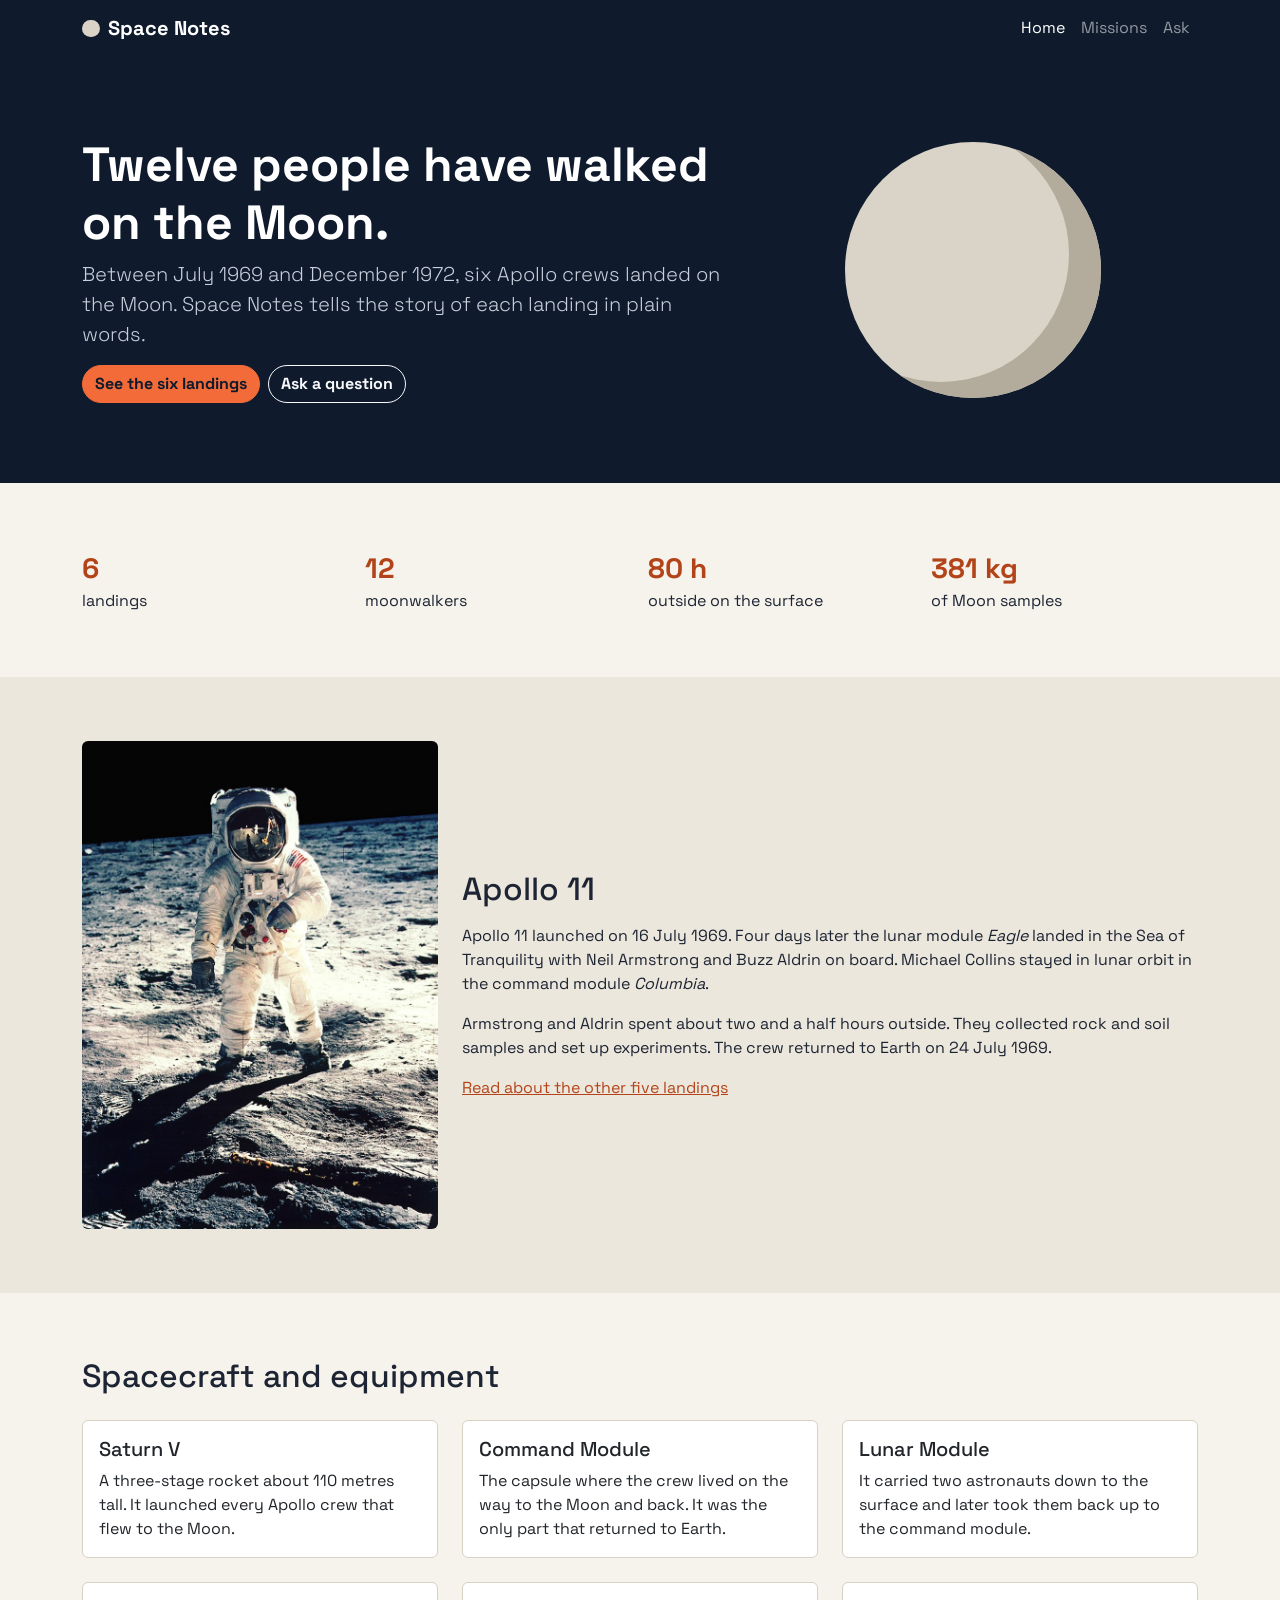
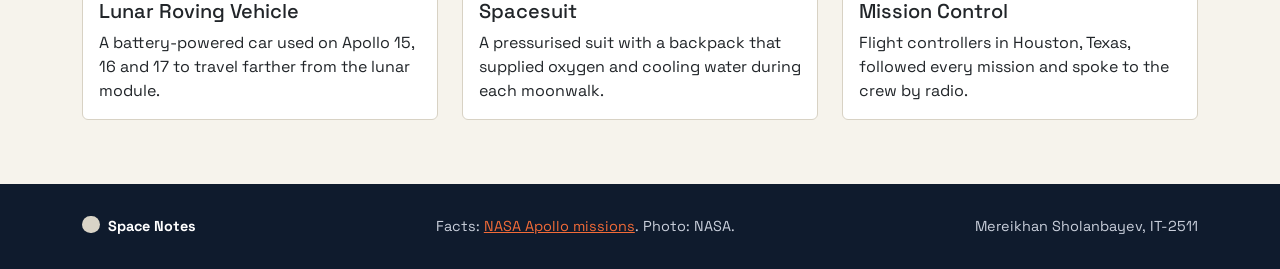
<file: index.html>
<!DOCTYPE html>
<html lang="en">
<head>
  <meta charset="UTF-8">
  <meta name="viewport" content="width=device-width, initial-scale=1">
  <title>Space Notes | Apollo on the Moon</title>
  <link rel="preconnect" href="https://fonts.googleapis.com">
  <link rel="preconnect" href="https://fonts.gstatic.com" crossorigin>
  <link href="https://fonts.googleapis.com/css2?family=Space+Grotesk:wght@400;500;700&display=swap" rel="stylesheet">
  <link href="https://cdn.jsdelivr.net/npm/bootstrap@5.3.8/dist/css/bootstrap.min.css" rel="stylesheet" integrity="sha384-sRIl4kxILFvY47J16cr9ZwB07vP4J8+LH7qKQnuqkuIAvNWLzeN8tE5YBujZqJLB" crossorigin="anonymous">
  <link rel="stylesheet" href="css/style.css">
</head>
<body>
  <header>
    <nav class="navbar navbar-expand-md site-nav" data-bs-theme="dark">
      <div class="container">
        <a class="navbar-brand" href="index.html"><span class="brand-moon"></span>Space Notes</a>
        <button class="navbar-toggler" type="button" data-bs-toggle="collapse" data-bs-target="#mainNav" aria-controls="mainNav" aria-expanded="false" aria-label="Toggle navigation">
          <span class="navbar-toggler-icon"></span>
        </button>
        <div class="collapse navbar-collapse" id="mainNav">
          <ul class="navbar-nav ms-auto">
            <li class="nav-item"><a class="nav-link active" aria-current="page" href="index.html">Home</a></li>
            <li class="nav-item"><a class="nav-link" href="missions.html">Missions</a></li>
            <li class="nav-item"><a class="nav-link" href="ask.html">Ask</a></li>
          </ul>
        </div>
      </div>
    </nav>
  </header>

  <main>
    <section class="hero">
      <div class="container">
        <div class="row align-items-center g-4">
          <div class="col-12 col-md-7">
            <h1>Twelve people have walked on the Moon.</h1>
            <p class="lead">Between July 1969 and December 1972, six Apollo crews landed on the Moon. Space Notes tells the story of each landing in plain words.</p>
            <div class="d-flex flex-wrap gap-2">
              <a class="btn btn-primary" href="missions.html">See the six landings</a>
              <a class="btn btn-outline-light" href="ask.html">Ask a question</a>
            </div>
          </div>
          <div class="col-md-5 d-none d-md-block">
            <div class="moon"></div>
          </div>
        </div>
      </div>
    </section>

    <section class="section">
      <div class="container">
        <ul class="stat-list">
          <li><strong>6</strong> landings</li>
          <li><strong>12</strong> moonwalkers</li>
          <li><strong>80 h</strong> outside on the surface</li>
          <li><strong>381 kg</strong> of Moon samples</li>
        </ul>
      </div>
    </section>

    <section class="section section-alt">
      <div class="container">
        <div class="row align-items-center g-4">
          <div class="col-12 col-md-5 col-lg-4 order-2 order-md-1">
            <img class="img-fluid rounded" src="images/aldrin.jpg" alt="Buzz Aldrin standing on the Moon in his white spacesuit">
          </div>
          <div class="col-12 col-md-7 col-lg-8 order-1 order-md-2">
            <h2 class="mb-3">Apollo 11</h2>
            <p>Apollo 11 launched on 16 July 1969. Four days later the lunar module <em>Eagle</em> landed in the Sea of Tranquility with Neil Armstrong and Buzz Aldrin on board. Michael Collins stayed in lunar orbit in the command module <em>Columbia</em>.</p>
            <p>Armstrong and Aldrin spent about two and a half hours outside. They collected rock and soil samples and set up experiments. The crew returned to Earth on 24 July 1969.</p>
            <a href="missions.html">Read about the other five landings</a>
          </div>
        </div>
      </div>
    </section>

    <section class="section">
      <div class="container">
        <h2 class="mb-4">Spacecraft and equipment</h2>
        <div class="row g-4">
          <div class="col-12 col-md-6 col-lg-4">
            <article class="card h-100">
              <div class="card-body">
                <h3 class="card-title h5">Saturn V</h3>
                <p class="card-text">A three-stage rocket about 110 metres tall. It launched every Apollo crew that flew to the Moon.</p>
              </div>
            </article>
          </div>
          <div class="col-12 col-md-6 col-lg-4">
            <article class="card h-100">
              <div class="card-body">
                <h3 class="card-title h5">Command Module</h3>
                <p class="card-text">The capsule where the crew lived on the way to the Moon and back. It was the only part that returned to Earth.</p>
              </div>
            </article>
          </div>
          <div class="col-12 col-md-6 col-lg-4">
            <article class="card h-100">
              <div class="card-body">
                <h3 class="card-title h5">Lunar Module</h3>
                <p class="card-text">It carried two astronauts down to the surface and later took them back up to the command module.</p>
              </div>
            </article>
          </div>
          <div class="col-12 col-md-6 col-lg-4">
            <article class="card h-100">
              <div class="card-body">
                <h3 class="card-title h5">Lunar Roving Vehicle</h3>
                <p class="card-text">A battery-powered car used on Apollo 15, 16 and 17 to travel farther from the lunar module.</p>
              </div>
            </article>
          </div>
          <div class="col-12 col-md-6 col-lg-4">
            <article class="card h-100">
              <div class="card-body">
                <h3 class="card-title h5">Spacesuit</h3>
                <p class="card-text">A pressurised suit with a backpack that supplied oxygen and cooling water during each moonwalk.</p>
              </div>
            </article>
          </div>
          <div class="col-12 col-md-6 col-lg-4">
            <article class="card h-100">
              <div class="card-body">
                <h3 class="card-title h5">Mission Control</h3>
                <p class="card-text">Flight controllers in Houston, Texas, followed every mission and spoke to the crew by radio.</p>
              </div>
            </article>
          </div>
        </div>
      </div>
    </section>
  </main>

  <footer class="site-footer">
    <div class="container footer-inner">
      <p class="fw-bold text-white"><span class="brand-moon"></span>Space Notes</p>
      <p>Facts: <a href="https://www.nasa.gov/specials/apollo50th/missions.html">NASA Apollo missions</a>. Photo: NASA.</p>
      <p>Mereikhan Sholanbayev, IT-2511</p>
    </div>
  </footer>

  <script src="https://cdn.jsdelivr.net/npm/bootstrap@5.3.8/dist/js/bootstrap.bundle.min.js" integrity="sha384-FKyoEForCGlyvwx9Hj09JcYn3nv7wiPVlz7YYwJrWVcXK/BmnVDxM+D2scQbITxI" crossorigin="anonymous"></script>
</body>
</html>
</file>
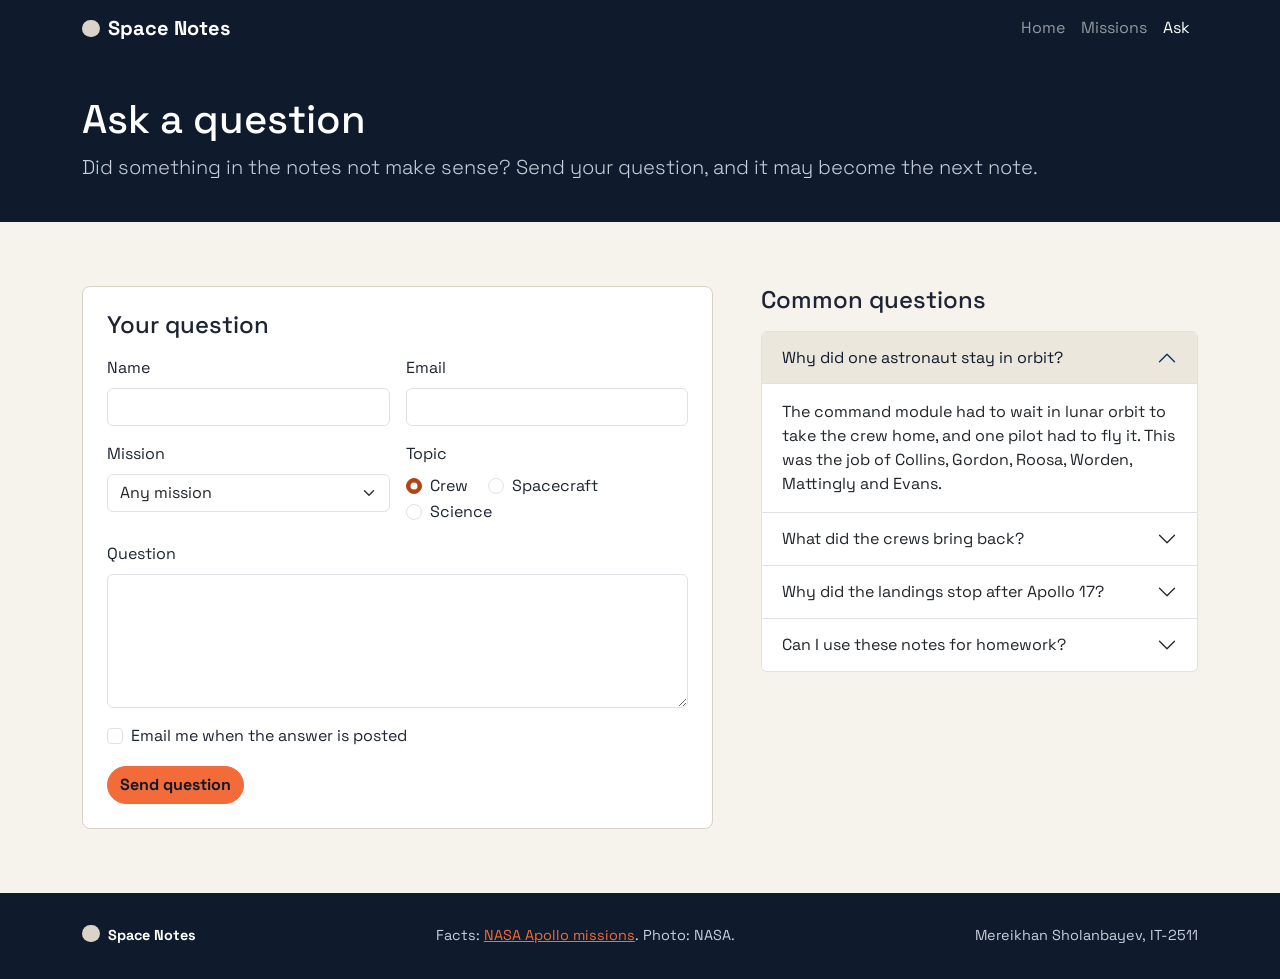
<file: ask.html>
<!DOCTYPE html>
<html lang="en">
<head>
  <meta charset="UTF-8">
  <meta name="viewport" content="width=device-width, initial-scale=1">
  <title>Space Notes | Ask a question</title>
  <link rel="preconnect" href="https://fonts.googleapis.com">
  <link rel="preconnect" href="https://fonts.gstatic.com" crossorigin>
  <link href="https://fonts.googleapis.com/css2?family=Space+Grotesk:wght@400;500;700&display=swap" rel="stylesheet">
  <link href="https://cdn.jsdelivr.net/npm/bootstrap@5.3.8/dist/css/bootstrap.min.css" rel="stylesheet" integrity="sha384-sRIl4kxILFvY47J16cr9ZwB07vP4J8+LH7qKQnuqkuIAvNWLzeN8tE5YBujZqJLB" crossorigin="anonymous">
  <link rel="stylesheet" href="css/style.css">
</head>
<body>
  <header>
    <nav class="navbar navbar-expand-md site-nav" data-bs-theme="dark">
      <div class="container">
        <a class="navbar-brand" href="index.html"><span class="brand-moon"></span>Space Notes</a>
        <button class="navbar-toggler" type="button" data-bs-toggle="collapse" data-bs-target="#mainNav" aria-controls="mainNav" aria-expanded="false" aria-label="Toggle navigation">
          <span class="navbar-toggler-icon"></span>
        </button>
        <div class="collapse navbar-collapse" id="mainNav">
          <ul class="navbar-nav ms-auto">
            <li class="nav-item"><a class="nav-link" href="index.html">Home</a></li>
            <li class="nav-item"><a class="nav-link" href="missions.html">Missions</a></li>
            <li class="nav-item"><a class="nav-link active" aria-current="page" href="ask.html">Ask</a></li>
          </ul>
        </div>
      </div>
    </nav>
  </header>

  <main>
    <section class="page-head">
      <div class="container">
        <h1>Ask a question</h1>
        <p class="lead mb-0">Did something in the notes not make sense? Send your question, and it may become the next note.</p>
      </div>
    </section>

    <section class="section">
      <div class="container">
        <div class="row g-4 g-lg-5">
          <div class="col-12 col-lg-7">
            <p id="sent" class="sent">Thank you! Your question passed the checks. This site has no server yet, so nothing was stored.</p>
            <form class="ask-form" action="#sent">
              <h2 class="h4 mb-3">Your question</h2>
              <div class="row g-3">
                <div class="col-12 col-sm-6">
                  <label for="name" class="form-label">Name</label>
                  <input id="name" class="form-control" type="text" autocomplete="name" required>
                </div>
                <div class="col-12 col-sm-6">
                  <label for="email" class="form-label">Email</label>
                  <input id="email" class="form-control" type="email" autocomplete="email" required>
                </div>
                <div class="col-12 col-sm-6">
                  <label for="mission" class="form-label">Mission</label>
                  <select id="mission" name="mission" class="form-select">
                    <option value="any">Any mission</option>
                    <option value="11">Apollo 11</option>
                    <option value="12">Apollo 12</option>
                    <option value="14">Apollo 14</option>
                    <option value="15">Apollo 15</option>
                    <option value="16">Apollo 16</option>
                    <option value="17">Apollo 17</option>
                  </select>
                </div>
                <fieldset class="col-12 col-sm-6">
                  <legend class="form-label">Topic</legend>
                  <div class="form-check form-check-inline">
                    <input id="topic-crew" class="form-check-input" type="radio" name="topic" value="crew" checked>
                    <label for="topic-crew" class="form-check-label">Crew</label>
                  </div>
                  <div class="form-check form-check-inline">
                    <input id="topic-craft" class="form-check-input" type="radio" name="topic" value="spacecraft">
                    <label for="topic-craft" class="form-check-label">Spacecraft</label>
                  </div>
                  <div class="form-check form-check-inline">
                    <input id="topic-science" class="form-check-input" type="radio" name="topic" value="science">
                    <label for="topic-science" class="form-check-label">Science</label>
                  </div>
                </fieldset>
                <div class="col-12">
                  <label for="question" class="form-label">Question</label>
                  <textarea id="question" class="form-control" rows="5" minlength="10" required></textarea>
                </div>
                <div class="col-12">
                  <div class="form-check">
                    <input id="notify" class="form-check-input" type="checkbox" name="notify" value="yes">
                    <label for="notify" class="form-check-label">Email me when the answer is posted</label>
                  </div>
                </div>
                <div class="col-12">
                  <button class="btn btn-primary" type="submit">Send question</button>
                </div>
              </div>
            </form>
          </div>

          <div class="col-12 col-lg-5">
            <h2 class="h4 mb-3">Common questions</h2>
            <div class="accordion" id="faq">
              <div class="accordion-item">
                <h3 class="accordion-header">
                  <button class="accordion-button" type="button" data-bs-toggle="collapse" data-bs-target="#faq1" aria-expanded="true" aria-controls="faq1">Why did one astronaut stay in orbit?</button>
                </h3>
                <div id="faq1" class="accordion-collapse collapse show" data-bs-parent="#faq">
                  <div class="accordion-body">The command module had to wait in lunar orbit to take the crew home, and one pilot had to fly it. This was the job of Collins, Gordon, Roosa, Worden, Mattingly and Evans.</div>
                </div>
              </div>
              <div class="accordion-item">
                <h3 class="accordion-header">
                  <button class="accordion-button collapsed" type="button" data-bs-toggle="collapse" data-bs-target="#faq2" aria-expanded="false" aria-controls="faq2">What did the crews bring back?</button>
                </h3>
                <div id="faq2" class="accordion-collapse collapse" data-bs-parent="#faq">
                  <div class="accordion-body">About 381 kg of rocks, core samples, pebbles, sand and dust. Scientists around the world still study these samples today.</div>
                </div>
              </div>
              <div class="accordion-item">
                <h3 class="accordion-header">
                  <button class="accordion-button collapsed" type="button" data-bs-toggle="collapse" data-bs-target="#faq3" aria-expanded="false" aria-controls="faq3">Why did the landings stop after Apollo 17?</button>
                </h3>
                <div id="faq3" class="accordion-collapse collapse" data-bs-parent="#faq">
                  <div class="accordion-body">Apollo 18, 19 and 20 were planned, but they were cancelled because of budget cuts. Apollo 17 in December 1972 was the last crewed landing.</div>
                </div>
              </div>
              <div class="accordion-item">
                <h3 class="accordion-header">
                  <button class="accordion-button collapsed" type="button" data-bs-toggle="collapse" data-bs-target="#faq4" aria-expanded="false" aria-controls="faq4">Can I use these notes for homework?</button>
                </h3>
                <div id="faq4" class="accordion-collapse collapse" data-bs-parent="#faq">
                  <div class="accordion-body">Yes, but check the facts in the NASA sources linked at the bottom of every page and cite them in your work.</div>
                </div>
              </div>
            </div>
          </div>
        </div>
      </div>
    </section>
  </main>

  <footer class="site-footer">
    <div class="container footer-inner">
      <p class="fw-bold text-white"><span class="brand-moon"></span>Space Notes</p>
      <p>Facts: <a href="https://www.nasa.gov/specials/apollo50th/missions.html">NASA Apollo missions</a>. Photo: NASA.</p>
      <p>Mereikhan Sholanbayev, IT-2511</p>
    </div>
  </footer>

  <script src="https://cdn.jsdelivr.net/npm/bootstrap@5.3.8/dist/js/bootstrap.bundle.min.js" integrity="sha384-FKyoEForCGlyvwx9Hj09JcYn3nv7wiPVlz7YYwJrWVcXK/BmnVDxM+D2scQbITxI" crossorigin="anonymous"></script>
</body>
</html>
</file>
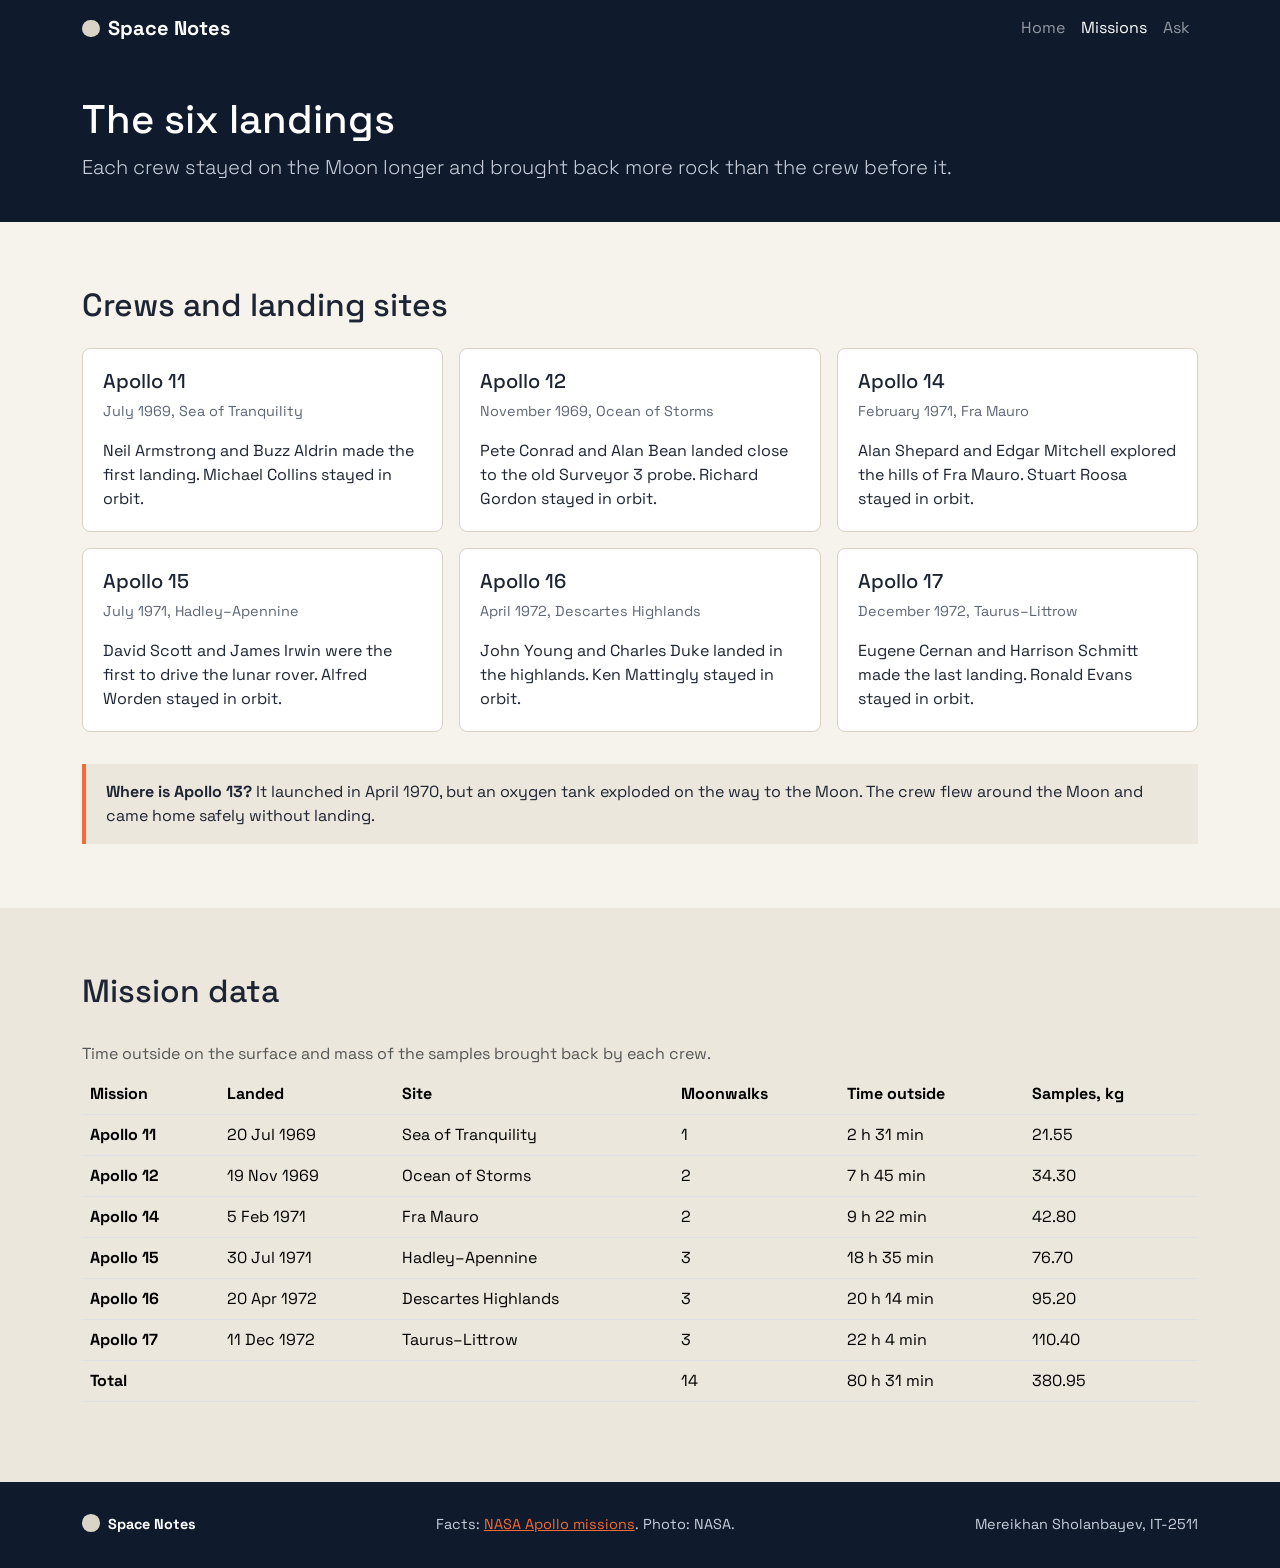
<file: missions.html>
<!DOCTYPE html>
<html lang="en">
<head>
  <meta charset="UTF-8">
  <meta name="viewport" content="width=device-width, initial-scale=1">
  <title>Space Notes | The six landings</title>
  <link rel="preconnect" href="https://fonts.googleapis.com">
  <link rel="preconnect" href="https://fonts.gstatic.com" crossorigin>
  <link href="https://fonts.googleapis.com/css2?family=Space+Grotesk:wght@400;500;700&display=swap" rel="stylesheet">
  <link href="https://cdn.jsdelivr.net/npm/bootstrap@5.3.8/dist/css/bootstrap.min.css" rel="stylesheet" integrity="sha384-sRIl4kxILFvY47J16cr9ZwB07vP4J8+LH7qKQnuqkuIAvNWLzeN8tE5YBujZqJLB" crossorigin="anonymous">
  <link rel="stylesheet" href="css/style.css">
</head>
<body>
  <header>
    <nav class="navbar navbar-expand-md site-nav" data-bs-theme="dark">
      <div class="container">
        <a class="navbar-brand" href="index.html"><span class="brand-moon"></span>Space Notes</a>
        <button class="navbar-toggler" type="button" data-bs-toggle="collapse" data-bs-target="#mainNav" aria-controls="mainNav" aria-expanded="false" aria-label="Toggle navigation">
          <span class="navbar-toggler-icon"></span>
        </button>
        <div class="collapse navbar-collapse" id="mainNav">
          <ul class="navbar-nav ms-auto">
            <li class="nav-item"><a class="nav-link" href="index.html">Home</a></li>
            <li class="nav-item"><a class="nav-link active" aria-current="page" href="missions.html">Missions</a></li>
            <li class="nav-item"><a class="nav-link" href="ask.html">Ask</a></li>
          </ul>
        </div>
      </div>
    </nav>
  </header>

  <main>
    <section class="page-head">
      <div class="container">
        <h1>The six landings</h1>
        <p class="lead mb-0">Each crew stayed on the Moon longer and brought back more rock than the crew before it.</p>
      </div>
    </section>

    <section class="section">
      <div class="container">
        <h2 class="mb-4">Crews and landing sites</h2>
        <ol class="landing-list">
          <li class="landing">
            <h3>Apollo 11</h3>
            <p class="landing-meta">July 1969, Sea of Tranquility</p>
            <p>Neil Armstrong and Buzz Aldrin made the first landing. Michael Collins stayed in orbit.</p>
          </li>
          <li class="landing">
            <h3>Apollo 12</h3>
            <p class="landing-meta">November 1969, Ocean of Storms</p>
            <p>Pete Conrad and Alan Bean landed close to the old Surveyor 3 probe. Richard Gordon stayed in orbit.</p>
          </li>
          <li class="landing">
            <h3>Apollo 14</h3>
            <p class="landing-meta">February 1971, Fra Mauro</p>
            <p>Alan Shepard and Edgar Mitchell explored the hills of Fra Mauro. Stuart Roosa stayed in orbit.</p>
          </li>
          <li class="landing">
            <h3>Apollo 15</h3>
            <p class="landing-meta">July 1971, Hadley&ndash;Apennine</p>
            <p>David Scott and James Irwin were the first to drive the lunar rover. Alfred Worden stayed in orbit.</p>
          </li>
          <li class="landing">
            <h3>Apollo 16</h3>
            <p class="landing-meta">April 1972, Descartes Highlands</p>
            <p>John Young and Charles Duke landed in the highlands. Ken Mattingly stayed in orbit.</p>
          </li>
          <li class="landing">
            <h3>Apollo 17</h3>
            <p class="landing-meta">December 1972, Taurus&ndash;Littrow</p>
            <p>Eugene Cernan and Harrison Schmitt made the last landing. Ronald Evans stayed in orbit.</p>
          </li>
        </ol>
        <aside class="note">
          <p class="mb-0"><strong>Where is Apollo 13?</strong> It launched in April 1970, but an oxygen tank exploded on the way to the Moon. The crew flew around the Moon and came home safely without landing.</p>
        </aside>
      </div>
    </section>

    <section class="section section-alt">
      <div class="container">
        <h2 class="mb-4">Mission data</h2>
        <div class="table-responsive">
          <table class="table mission-table caption-top">
            <caption>Time outside on the surface and mass of the samples brought back by each crew.</caption>
            <thead>
              <tr>
                <th scope="col">Mission</th>
                <th scope="col" class="d-none d-sm-table-cell">Landed</th>
                <th scope="col">Site</th>
                <th scope="col" class="d-none d-sm-table-cell">Moonwalks</th>
                <th scope="col">Time outside</th>
                <th scope="col">Samples, kg</th>
              </tr>
            </thead>
            <tbody>
              <tr>
                <th scope="row">Apollo 11</th>
                <td class="d-none d-sm-table-cell">20 Jul 1969</td>
                <td>Sea of Tranquility</td>
                <td class="d-none d-sm-table-cell">1</td>
                <td>2 h 31 min</td>
                <td>21.55</td>
              </tr>
              <tr>
                <th scope="row">Apollo 12</th>
                <td class="d-none d-sm-table-cell">19 Nov 1969</td>
                <td>Ocean of Storms</td>
                <td class="d-none d-sm-table-cell">2</td>
                <td>7 h 45 min</td>
                <td>34.30</td>
              </tr>
              <tr>
                <th scope="row">Apollo 14</th>
                <td class="d-none d-sm-table-cell">5 Feb 1971</td>
                <td>Fra Mauro</td>
                <td class="d-none d-sm-table-cell">2</td>
                <td>9 h 22 min</td>
                <td>42.80</td>
              </tr>
              <tr>
                <th scope="row">Apollo 15</th>
                <td class="d-none d-sm-table-cell">30 Jul 1971</td>
                <td>Hadley&ndash;Apennine</td>
                <td class="d-none d-sm-table-cell">3</td>
                <td>18 h 35 min</td>
                <td>76.70</td>
              </tr>
              <tr>
                <th scope="row">Apollo 16</th>
                <td class="d-none d-sm-table-cell">20 Apr 1972</td>
                <td>Descartes Highlands</td>
                <td class="d-none d-sm-table-cell">3</td>
                <td>20 h 14 min</td>
                <td>95.20</td>
              </tr>
              <tr>
                <th scope="row">Apollo 17</th>
                <td class="d-none d-sm-table-cell">11 Dec 1972</td>
                <td>Taurus&ndash;Littrow</td>
                <td class="d-none d-sm-table-cell">3</td>
                <td>22 h 4 min</td>
                <td>110.40</td>
              </tr>
            </tbody>
            <tfoot>
              <tr>
                <th scope="row">Total</th>
                <td class="d-none d-sm-table-cell"></td>
                <td></td>
                <td class="d-none d-sm-table-cell">14</td>
                <td>80 h 31 min</td>
                <td>380.95</td>
              </tr>
            </tfoot>
          </table>
        </div>
      </div>
    </section>
  </main>

  <footer class="site-footer">
    <div class="container footer-inner">
      <p class="fw-bold text-white"><span class="brand-moon"></span>Space Notes</p>
      <p>Facts: <a href="https://www.nasa.gov/specials/apollo50th/missions.html">NASA Apollo missions</a>. Photo: NASA.</p>
      <p>Mereikhan Sholanbayev, IT-2511</p>
    </div>
  </footer>

  <script src="https://cdn.jsdelivr.net/npm/bootstrap@5.3.8/dist/js/bootstrap.bundle.min.js" integrity="sha384-FKyoEForCGlyvwx9Hj09JcYn3nv7wiPVlz7YYwJrWVcXK/BmnVDxM+D2scQbITxI" crossorigin="anonymous"></script>
</body>
</html>
</file>
<file: css/style.css>
:root {
  --night: #0f1b2d;
  --paper: #f6f3ec;
  --sand: #ece7dc;
  --moon: #d9d4c7;
  --moon-shadow: #b3ab9b;
  --orange: #f26b38;
  --orange-dark: #b3441a;
  --ink: #1d2433;
  --muted: #5d6676;
  --line: #d8d2c4;
}

body {
  font-family: "Space Grotesk", sans-serif;
  background: var(--paper);
  color: var(--ink);
}

a {
  color: var(--orange-dark);
}

.site-nav {
  --bs-navbar-color: #c9cfdb;
  --bs-navbar-hover-color: #ffffff;
  --bs-navbar-active-color: var(--orange);
  --bs-navbar-brand-color: #ffffff;
  --bs-navbar-brand-hover-color: #ffffff;
  background: var(--night);
}

.navbar-brand {
  font-weight: 700;
}

.brand-moon {
  display: inline-block;
  width: 1.1rem;
  height: 1.1rem;
  margin-right: 0.5rem;
  border-radius: 50%;
  background: var(--moon);
  vertical-align: -0.15rem;
}

.btn {
  border-radius: 2rem;
  font-weight: 700;
}

.btn-primary {
  --bs-btn-color: var(--night);
  --bs-btn-bg: var(--orange);
  --bs-btn-border-color: var(--orange);
  --bs-btn-hover-color: var(--night);
  --bs-btn-hover-bg: #ff8a5c;
  --bs-btn-hover-border-color: #ff8a5c;
  --bs-btn-active-color: var(--night);
  --bs-btn-active-bg: #ff8a5c;
  --bs-btn-active-border-color: #ff8a5c;
}

.hero,
.page-head {
  color: #ffffff;
  background: var(--night);
}

.hero {
  padding: 3rem 0;
}

.hero h1 {
  font-size: 2.25rem;
  font-weight: 700;
}

.hero .lead,
.page-head .lead {
  color: #c9cfdb;
}

.moon {
  width: min(100%, 16rem);
  aspect-ratio: 1;
  margin: 0 auto;
  border-radius: 50%;
  background: var(--moon);
  box-shadow: inset -2rem -1rem 0 var(--moon-shadow);
}

.page-head {
  padding: 2.5rem 0;
}

.section {
  padding: 3rem 0;
}

.section-alt {
  background: var(--sand);
}

.stat-list {
  display: flex;
  flex-wrap: wrap;
  gap: 1rem;
  margin: 0;
  padding: 0;
  list-style: none;
}

.stat-list li {
  flex: 1 1 9rem;
}

.stat-list strong {
  display: block;
  font-size: 1.75rem;
  color: var(--orange-dark);
}

.card {
  --bs-card-border-color: var(--line);
}

.card:hover,
.landing:hover {
  border-color: var(--orange);
}

.landing-list {
  display: grid;
  grid-template-columns: 1fr;
  gap: 1rem;
  margin: 0;
  padding: 0;
  list-style: none;
}

.landing {
  padding: 1.25rem;
  background: #ffffff;
  border: 1px solid var(--line);
  border-radius: 0.5rem;
}

.landing h3 {
  font-size: 1.25rem;
}

.landing-meta {
  font-size: 0.9rem;
  color: var(--muted);
}

.landing p:last-child {
  margin-bottom: 0;
}

.note {
  margin-top: 2rem;
  padding: 1rem 1.25rem;
  border-left: 4px solid var(--orange);
  background: var(--sand);
}

.mission-table {
  --bs-table-bg: transparent;
}

.mission-table tbody th {
  white-space: nowrap;
}

.ask-form {
  padding: 1.5rem;
  background: #ffffff;
  border: 1px solid var(--line);
  border-radius: 0.5rem;
}

.ask-form legend {
  font-size: 1rem;
}

.form-control:focus,
.form-select:focus {
  border-color: var(--orange);
  box-shadow: 0 0 0 0.2rem rgba(242, 107, 56, 0.25);
}

.form-check-input:checked {
  background-color: var(--orange-dark);
  border-color: var(--orange-dark);
}

.sent {
  display: none;
  padding: 1rem;
  border-left: 4px solid var(--orange);
  background: var(--sand);
}

.sent:target {
  display: block;
}

.accordion {
  --bs-accordion-active-bg: var(--sand);
  --bs-accordion-active-color: var(--night);
  --bs-accordion-btn-focus-box-shadow: 0 0 0 0.2rem rgba(242, 107, 56, 0.25);
}

.site-footer {
  padding: 2rem 0;
  color: #c9cfdb;
  background: var(--night);
  font-size: 0.9rem;
}

.site-footer a {
  color: var(--orange);
}

.footer-inner {
  display: flex;
  flex-wrap: wrap;
  justify-content: space-between;
  gap: 1rem;
}

.footer-inner p {
  margin: 0;
}

@media (min-width: 768px) {
  .landing-list {
    grid-template-columns: repeat(2, 1fr);
  }
}

@media (min-width: 992px) {
  .hero {
    padding: 5rem 0;
  }

  .hero h1 {
    font-size: 3rem;
  }

  .section {
    padding: 4rem 0;
  }

  .landing-list {
    grid-template-columns: repeat(3, 1fr);
  }
}
</file>
